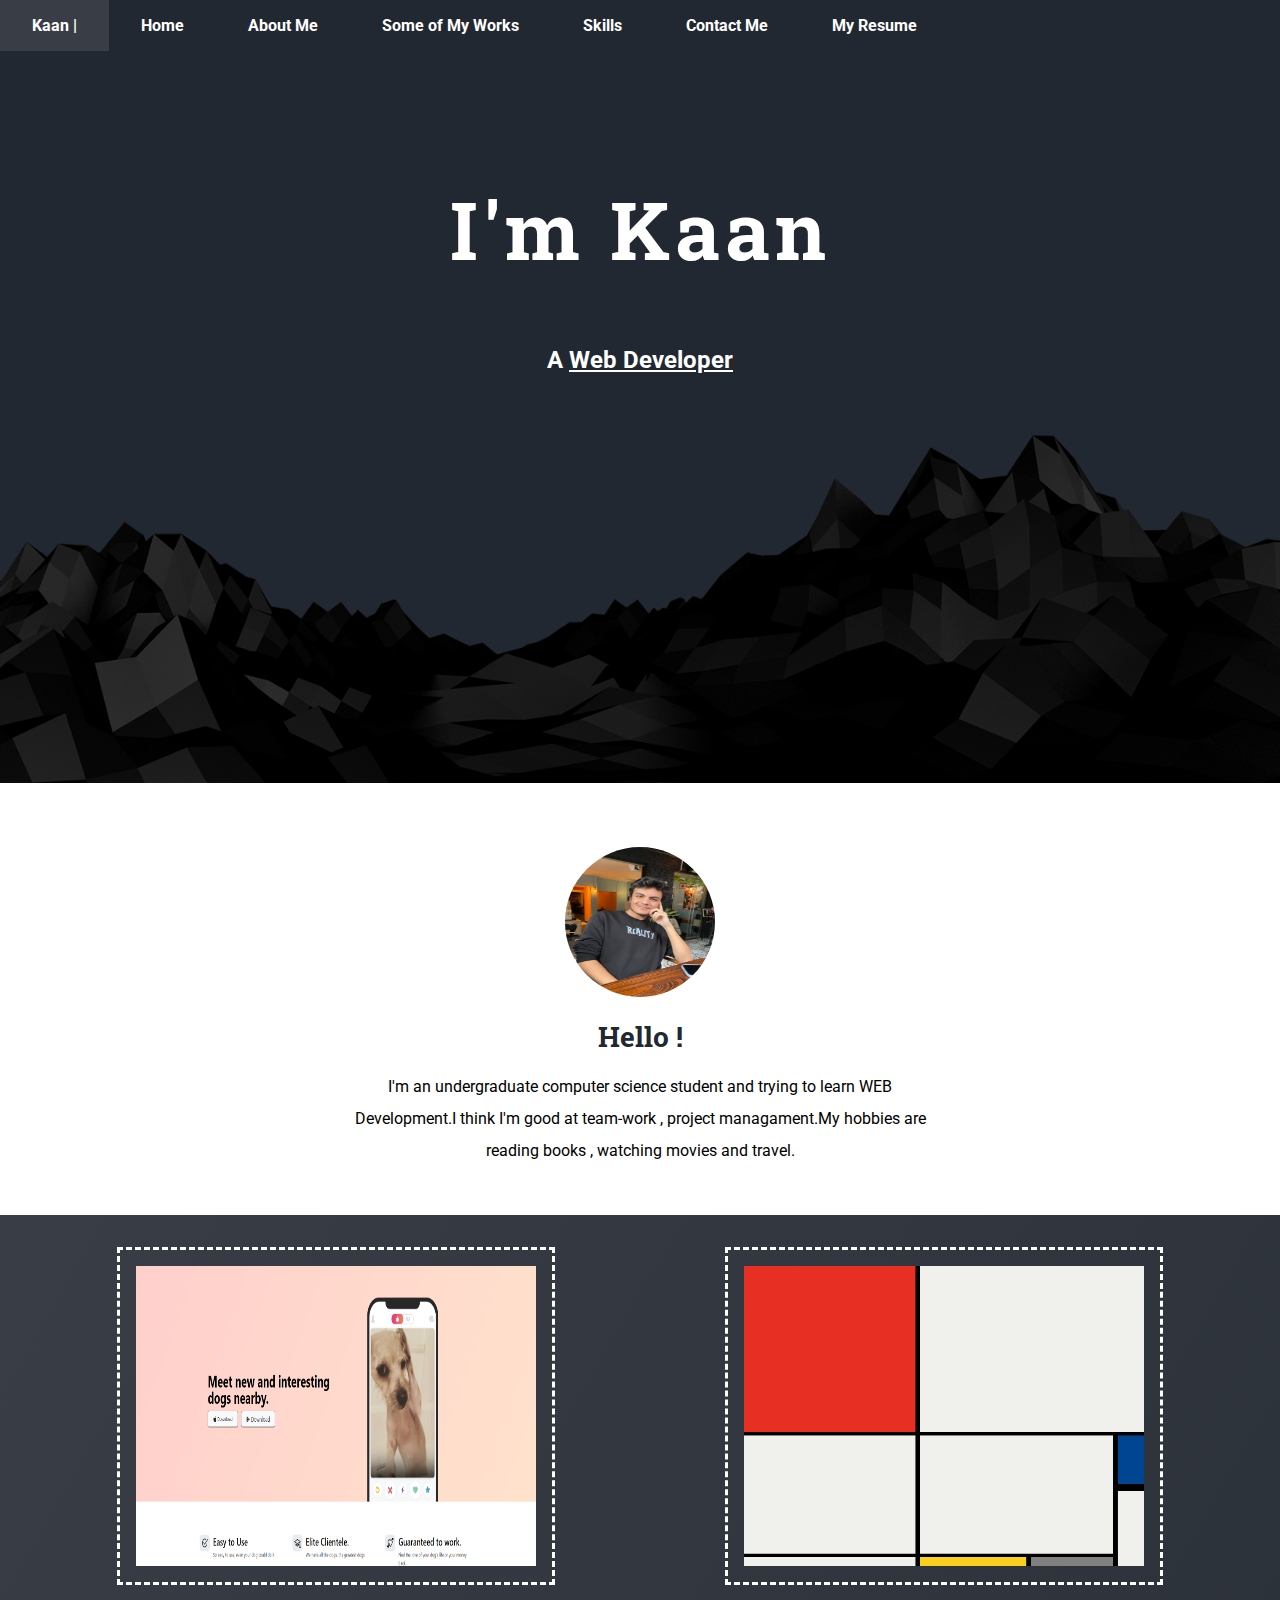
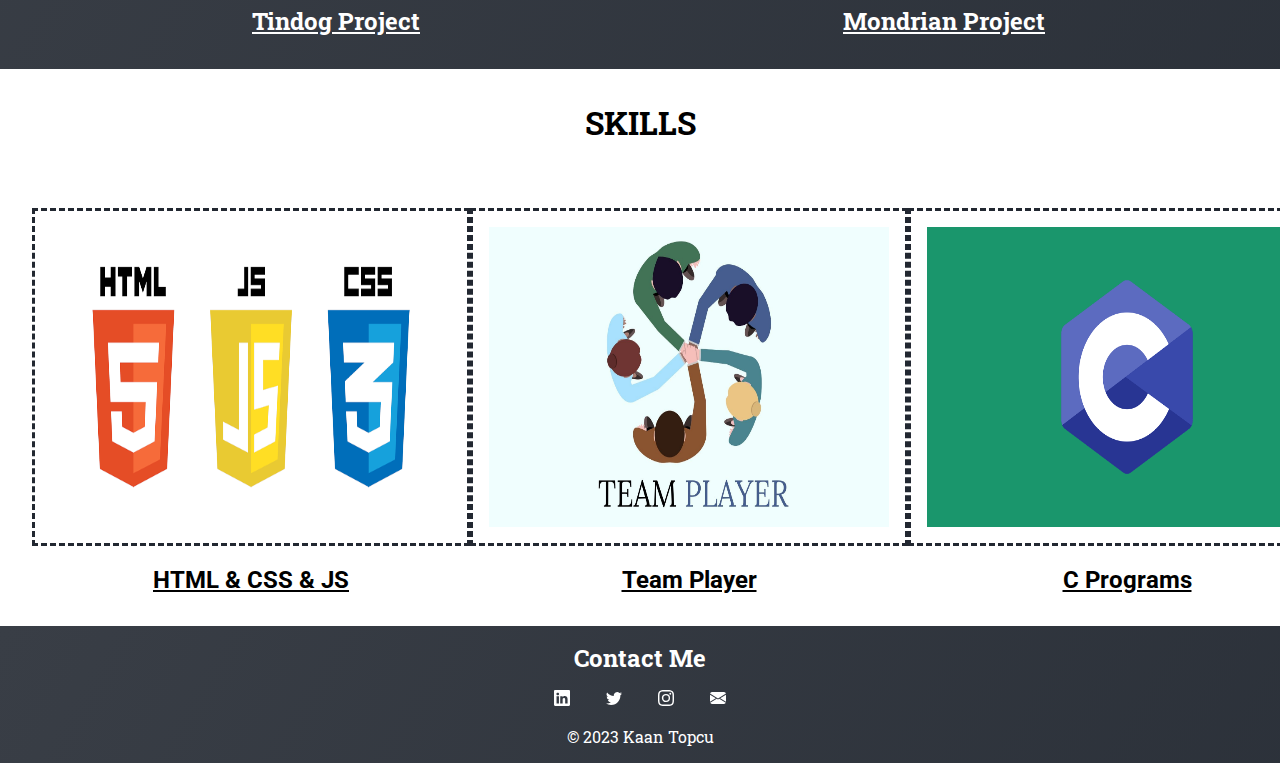
<file: index.html>
<!DOCTYPE html>
<html lang="en">
<head>
    <meta charset="UTF-8">
    <meta name="viewport" content="width=device-width, initial-scale=1.0">
    <title>I'm Kaan | Web Developer</title>

    <link rel="stylesheet" href="./style.css"/>

    <link rel="preconnect" href="https://fonts.googleapis.com">
    <link rel="preconnect" href="https://fonts.gstatic.com" crossorigin>
    <link href="https://fonts.googleapis.com/css2?family=Roboto&family=Roboto+Slab&display=swap" rel="stylesheet">
</head>
<body>
    <nav>
        <div class="container">
            <ul class="navbar-list">
                <li><a href="./index.html">Kaan |</a></li>
                <li><a href="#home">Home</a></li>
                <li><a href="#about">About Me</a></li>
                <li><a href="#works">Some of My Works</a></li>
                <li><a href="#skills">Skills</a></li>
                <li><a href="#contact">Contact Me</a></li>
                <li><a href="./my first portfolio/index.html">My Resume</a></li>
            </ul>
        </div>
    </nav>

    <section id="home">
        <div class="container">
            <h1>I'm Kaan</h1>
            <h2>A <span>Web Developer</span></h2>
            <div class="bottom-container">
                <img class="bottom-img" src="./images/mountain-png-23.png" alt="black mountain silhouette" width="100%"/>
            </div>
        </div>
    </section>

    <section id="about">
        <div class="container">
            <img class="about-img" src="./images/kaanTopcu.jpg" alt="picture of Kaan Topcu" width="150px" height="150px"/>
            <h2>Hello ! </h2>
            <p>I'm an undergraduate computer science student and trying to learn WEB Development.I think I'm good at team-work , project managament.My hobbies are reading books , watching movies and travel.</p>
        </div>
    </section>

    <section id="works">
        <div class="container">
            <div class="tindog">
                <a href="./tinDogProject/index.html"><img src="./images/tindogproject.png" alt="picture of tindog project" height="300" width="400"/></a>
                <h3>Tindog Project</h3>
            </div>
            <div class="flag">
                <a href="./flagProject/index.html"><img src="./images/flagproject.png" alt="picture of flag project" height="300" width="400"/></a>
                <h3>Mondrian Project</h3>
            </div>
        </div>
    </section>

    <section id="skills">
        <h2>SKILLS</h2>
        <div class="container">
            <div class="html-css-js">
                <img src="./images/html_css_js.png" alt="picture of html-css-js" height="300" width="400"/>
                <h3>HTML & CSS & JS</h3>
            </div>

            <div class="team-player">
                <img src="./images/teamplayer.jpg" alt="picture of team player" height="300" width="400"/>
                <h3>Team Player</h3>
            </div>

            <div class="c-pro">
                <img src="./images/c-programming.png" alt="picture of c-programming language" height="300" width="400"/>
                <h3>C Programs</h3>
            </div>

        </div>
    </section>

    <section id="contact">
        <div class="container">
            <h2>Contact Me</h2>

            <a href="https://www.linkedin.com/in/kaan-topcu-696401279/">
            <svg xmlns="http://www.w3.org/2000/svg" width="16" height="16" fill="currentColor" class="bi bi-linkedin" viewBox="0 0 16 16">
            <path d="M0 1.146C0 .513.526 0 1.175 0h13.65C15.474 0 16 .513 16 1.146v13.708c0 .633-.526 1.146-1.175 1.146H1.175C.526 16 0 15.487 0 14.854V1.146zm4.943 12.248V6.169H2.542v7.225h2.401zm-1.2-8.212c.837 0 1.358-.554 1.358-1.248-.015-.709-.52-1.248-1.342-1.248-.822 0-1.359.54-1.359 1.248 0 .694.521 1.248 1.327 1.248h.016zm4.908 8.212V9.359c0-.216.016-.432.08-.586.173-.431.568-.878 1.232-.878.869 0 1.216.662 1.216 1.634v3.865h2.401V9.25c0-2.22-1.184-3.252-2.764-3.252-1.274 0-1.845.7-2.165 1.193v.025h-.016a5.54 5.54 0 0 1 .016-.025V6.169h-2.4c.03.678 0 7.225 0 7.225h2.4z"/>
            </svg>
            </a>
            
            <a href="https://twitter.com/kaantpcc">
            <svg xmlns="http://www.w3.org/2000/svg" width="16" height="16" fill="currentColor" class="bi bi-twitter" viewBox="0 0 16 16">
            <path d="M5.026 15c6.038 0 9.341-5.003 9.341-9.334 0-.14 0-.282-.006-.422A6.685 6.685 0 0 0 16 3.542a6.658 6.658 0 0 1-1.889.518 3.301 3.301 0 0 0 1.447-1.817 6.533 6.533 0 0 1-2.087.793A3.286 3.286 0 0 0 7.875 6.03a9.325 9.325 0 0 1-6.767-3.429 3.289 3.289 0 0 0 1.018 4.382A3.323 3.323 0 0 1 .64 6.575v.045a3.288 3.288 0 0 0 2.632 3.218 3.203 3.203 0 0 1-.865.115 3.23 3.23 0 0 1-.614-.057 3.283 3.283 0 0 0 3.067 2.277A6.588 6.588 0 0 1 .78 13.58a6.32 6.32 0 0 1-.78-.045A9.344 9.344 0 0 0 5.026 15z"/>
            </svg>
            </a>
                

            <a href="https://www.instagram.com/kaanntpc/">
            <svg xmlns="http://www.w3.org/2000/svg" width="16" height="16" fill="currentColor" class="bi bi-instagram" viewBox="0 0 16 16">
            <path d="M8 0C5.829 0 5.556.01 4.703.048 3.85.088 3.269.222 2.76.42a3.917 3.917 0 0 0-1.417.923A3.927 3.927 0 0 0 .42 2.76C.222 3.268.087 3.85.048 4.7.01 5.555 0 5.827 0 8.001c0 2.172.01 2.444.048 3.297.04.852.174 1.433.372 1.942.205.526.478.972.923 1.417.444.445.89.719 1.416.923.51.198 1.09.333 1.942.372C5.555 15.99 5.827 16 8 16s2.444-.01 3.298-.048c.851-.04 1.434-.174 1.943-.372a3.916 3.916 0 0 0 1.416-.923c.445-.445.718-.891.923-1.417.197-.509.332-1.09.372-1.942C15.99 10.445 16 10.173 16 8s-.01-2.445-.048-3.299c-.04-.851-.175-1.433-.372-1.941a3.926 3.926 0 0 0-.923-1.417A3.911 3.911 0 0 0 13.24.42c-.51-.198-1.092-.333-1.943-.372C10.443.01 10.172 0 7.998 0h.003zm-.717 1.442h.718c2.136 0 2.389.007 3.232.046.78.035 1.204.166 1.486.275.373.145.64.319.92.599.28.28.453.546.598.92.11.281.24.705.275 1.485.039.843.047 1.096.047 3.231s-.008 2.389-.047 3.232c-.035.78-.166 1.203-.275 1.485a2.47 2.47 0 0 1-.599.919c-.28.28-.546.453-.92.598-.28.11-.704.24-1.485.276-.843.038-1.096.047-3.232.047s-2.39-.009-3.233-.047c-.78-.036-1.203-.166-1.485-.276a2.478 2.478 0 0 1-.92-.598 2.48 2.48 0 0 1-.6-.92c-.109-.281-.24-.705-.275-1.485-.038-.843-.046-1.096-.046-3.233 0-2.136.008-2.388.046-3.231.036-.78.166-1.204.276-1.486.145-.373.319-.64.599-.92.28-.28.546-.453.92-.598.282-.11.705-.24 1.485-.276.738-.034 1.024-.044 2.515-.045v.002zm4.988 1.328a.96.96 0 1 0 0 1.92.96.96 0 0 0 0-1.92zm-4.27 1.122a4.109 4.109 0 1 0 0 8.217 4.109 4.109 0 0 0 0-8.217zm0 1.441a2.667 2.667 0 1 1 0 5.334 2.667 2.667 0 0 1 0-5.334z"/>
            </svg>
            </a>

            <a href="mailto:ktopcu106@gmail.com">
            <svg xmlns="http://www.w3.org/2000/svg" width="16" height="16" fill="currentColor" class="bi bi-envelope-fill" viewBox="0 0 16 16">
            <path d="M.05 3.555A2 2 0 0 1 2 2h12a2 2 0 0 1 1.95 1.555L8 8.414.05 3.555ZM0 4.697v7.104l5.803-3.558L0 4.697ZM6.761 8.83l-6.57 4.027A2 2 0 0 0 2 14h12a2 2 0 0 0 1.808-1.144l-6.57-4.027L8 9.586l-1.239-.757Zm3.436-.586L16 11.801V4.697l-5.803 3.546Z"/>
            </svg>
            </a>
            <footer>© 2023 Kaan Topcu</footer>

        </div>
    </section>
    
</body>
</html>
</file>
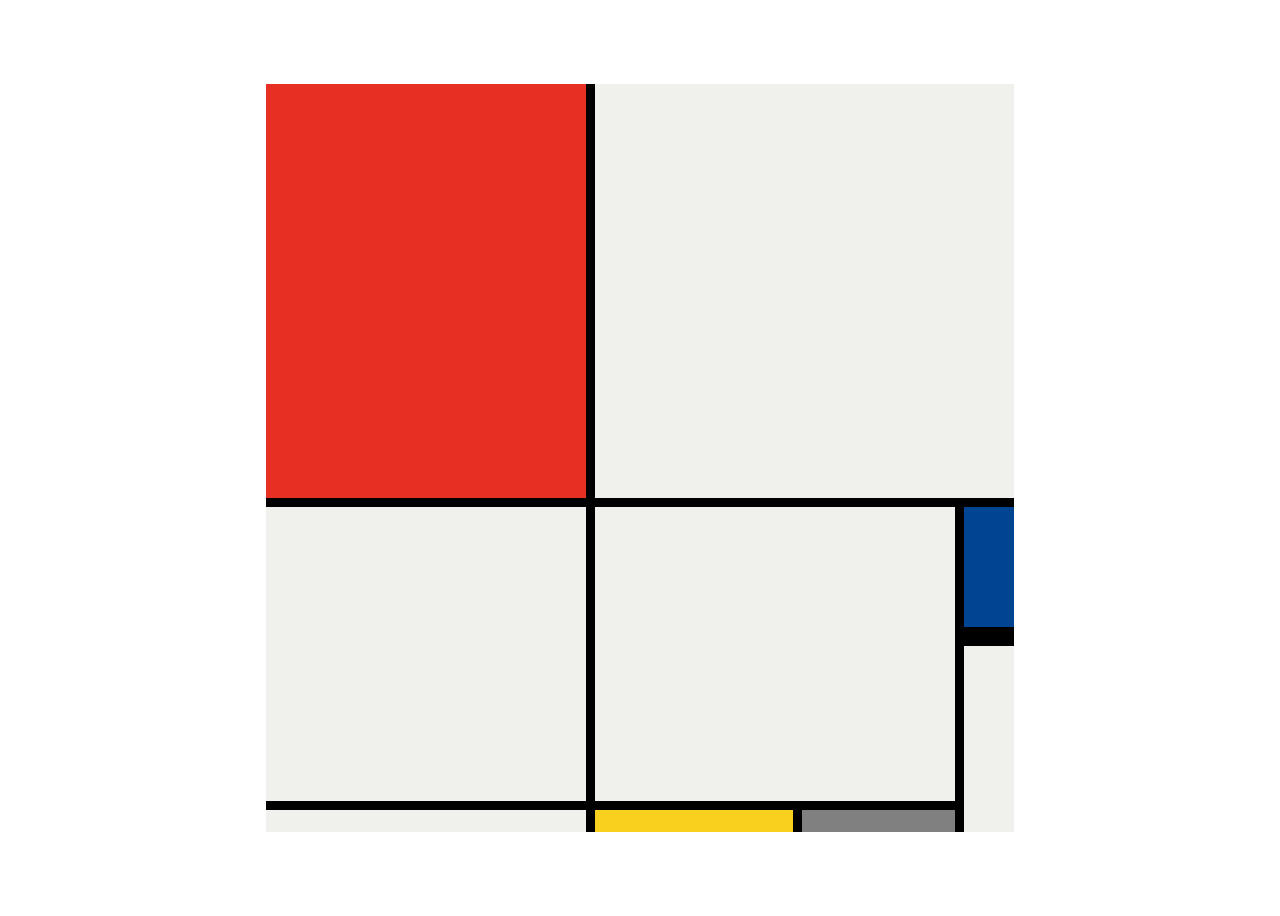
<file: flagProject/index.html>
<!DOCTYPE html>
<html lang="en">

<head>
  <meta charset="UTF-8">
  <meta name="viewport" content="width=device-width, initial-scale=1.0">
  <title>Mondrian Project</title>
  <style>

    body{
      display: flex;
      justify-content: center;
      align-items: center;
      height: 100vh;
    }

    .grid-container{
      height: 748px;
      width: 748px;
      display: grid;
      background-color: #000;
      grid-template-columns: 320px 198px 153px 50px;
      grid-template-rows: 414px 130px 155px 22px;
      gap: 9px;
    }

    .item{
      background-color: #F0F1EC;
    }

    .red{
      background-color: #E72F24;
    }

    .white1{
      grid-area:1/2/2/-1
    }

    .white2{
      grid-area:2/1/-2/2;
    }

    .white3{
      grid-area: 2/2/-2/-2;
    }

    .blue{
      background-color: #004592;
      border-bottom: 10px solid #000;
    }

    .white4{
      grid-area:3/-2/-1/-1;
    }

    .yellow{
      background-color:  #F9D01E;
      grid-area:-2/2/-1/3;
    }

    .gray{
      background-color: gray;
    }



    /* 
    Write your CSS here 
    Gap Colour: #000
    White: #F0F1EC
    Red: #E72F24
    Black: #232629
    Blue: #004592
    Yellow: #F9D01E

    For dimensions, see dimensions.png image.
    HINT: Remember you can't change the properties of grid lines.
    But grid lines are transparent!
    */
  </style>
</head>

<body>
  <div class="grid-container">
    <div class="item red"></div>
    <div class="item white1"></div>
    <div class="item white2"></div>
    <div class="item white3"></div>
    <div class="item blue"></div>
    <div class="item white4"></div>
    <div class="item "></div>
    <div class="item yellow"></div>
    <div class="item gray"></div>
  </div>
</body>

</html>
</file>
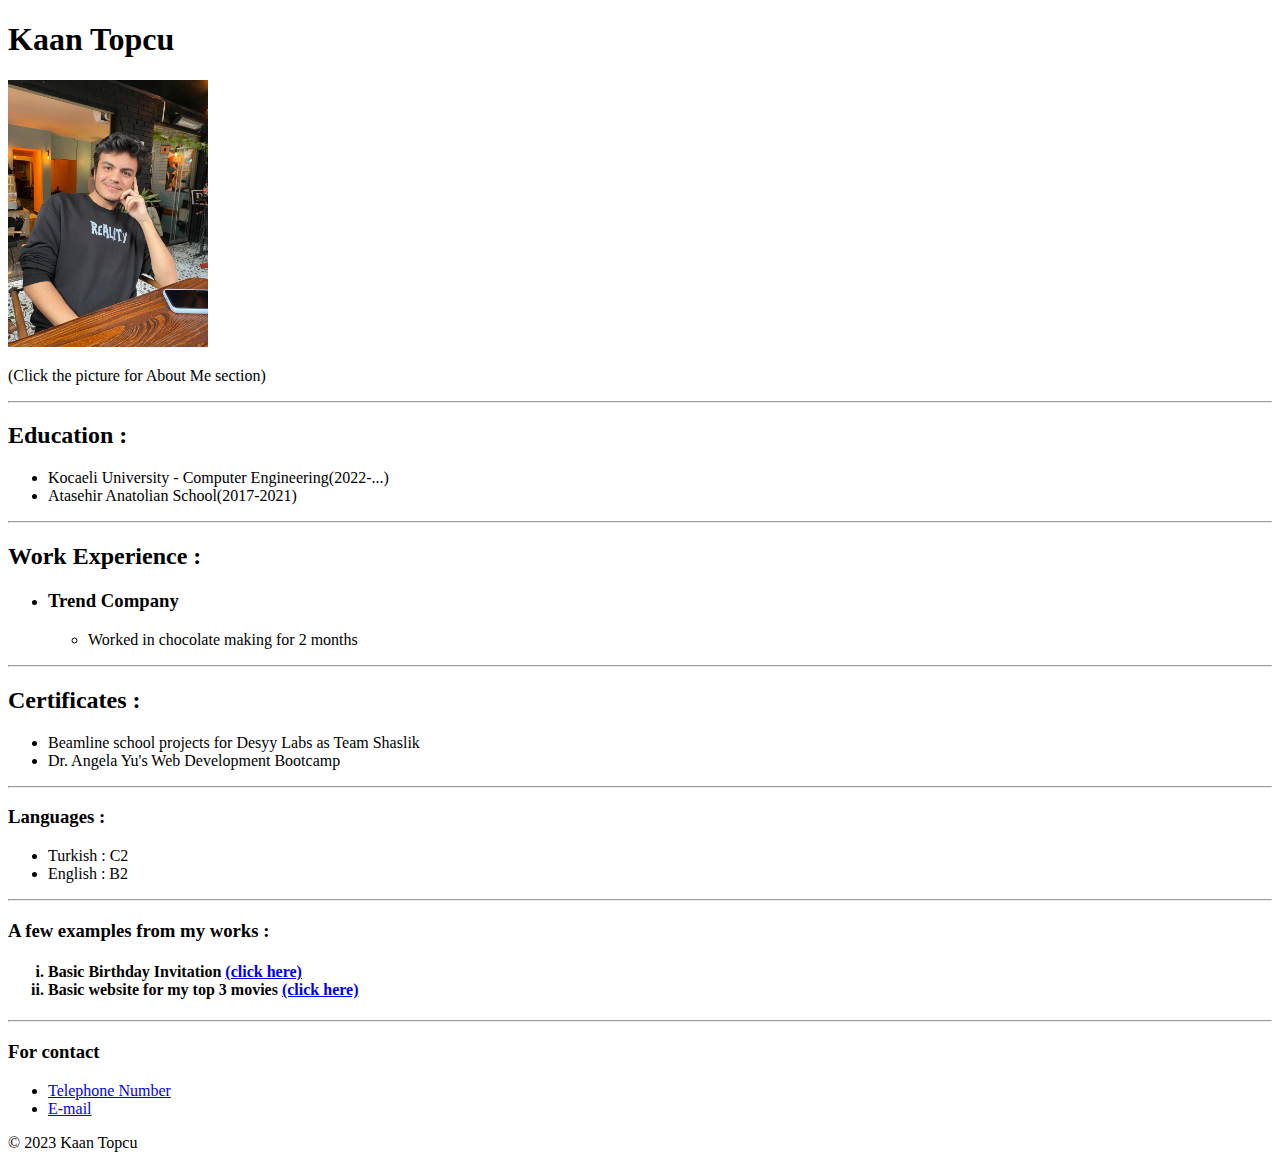
<file: my first portfolio/index.html>
<!DOCTYPE html>
<html lang="en">
<head>
    <meta charset="UTF-8">
    <meta name="viewport" content="width=device-width, initial-scale=1.0">
    <title>My Resume</title>
</head>
<body>
    <h1>Kaan Topcu</h1>
    <a href="./assets/about.html">
        <img src="./images/fotograf.jpg" width="200" alt="a picture of Kaan Topcu"/>
    </a>
    <p>(Click the picture for About Me section)</p>

    <hr /> 
    <h2>Education : </h2>
    <ul>
       <li>Kocaeli University - Computer Engineering(2022-...)</li>
       <li>Atasehir Anatolian School(2017-2021)</li>
    </ul>

    <hr />
    <h2>Work Experience : </h2>
    <ul>
        <li>
            <h3>Trend Company</h3>
                <ul>
                    <li>Worked in chocolate making for 2 months</li>
                </ul>
        </li>
    </ul>

    <hr />
    <h2>Certificates :</h2>
    <ul>
        <li>Beamline school projects for Desyy Labs as Team Shaslik</li>
        <li>Dr. Angela Yu's Web Development Bootcamp</li>
    </ul>

    <hr />
    <h3>Languages : </h3>
    <ul>
        <li>Turkish : C2 </li>
        <li>English : B2 </li>
    </ul>

    <hr />
    <h3>A few examples from my works : </h3>
    <ol type="i">
        <h4>
            <li>Basic Birthday Invitation 
                <a href="./assets/birthday invite/birthday.html">(click here)</a>
            </li>

            <li>Basic website for my top 3 movies 
                <a href="./assets/my favourite movies/movies.html">(click here)</a>
            </li>
        </h4>
    </ol>

    <hr>

    <h3>For contact</h3>
    <ul>
        <li>
            <a href="tel:+90-539-224-6618">Telephone Number</a>
        </li>
        <li>
            <a href="mailto:ktopcu106@gmail.com">E-mail</a>
        </li>
    </ul>
    <footer>
        <p>© 2023 Kaan Topcu</p>
    </footer>
</body>
</html>
</file>
<file: style.css>
*{
    margin: 0;
    padding: 0;
}

.navbar-list{
    list-style-type: none;
    margin: 0;
    padding: 0;
    overflow: hidden;
    background-color: #222831;
    position: fixed;
    width: 100%;
    z-index: 1;
}

.navbar-list > li{
    float: left;
}

.navbar-list > li a{
    display: block;
    color: white;
    text-align: center;
    padding: 1rem 2rem;
    font-family: 'Roboto', sans-serif;
    font-size: 1rem;
    font-weight: bold;
    text-decoration: none;
}

li a:hover{
    background-color: #393E46;
    color: white;
}

#home > .container{
    margin: 0;
    padding: 0;
    background-color:#222831;
    text-align: center;
}

h1{
    padding: 11rem 5rem 3rem 5rem;
    color: white;
    font-family: 'Roboto Slab', serif;
    font-size: 5rem;
    letter-spacing: 5px;
}

#home > .container > h2{
    padding: 1rem 5rem 1rem 5rem;
    color: white;
    font-family: 'Roboto', sans-serif;
}

span{
    text-decoration:underline;
}

.bottom-container{
    position: relative;
    padding: 0;
    margin: 0;
    overflow: hidden;
}

.bottom-img{
    position: relative;
    padding: 0;
    margin: 0;
    display: block;
}

#about > .container{
    text-align: center;
    padding: 3rem;
}

.about-img{
    border-radius: 100%;
    padding: 1rem;
}

#about > .container > h2{
    font-size: 1.77rem;
    font-family: 'Roboto Slab', serif;
    color: #222831;
    padding-bottom: 1rem;
}

#about > .container > p{
    font-family: 'Roboto', sans-serif;
    line-height: 2;
    width: 50%;
    margin: auto;
}

#works > .container{
    display: flex;
    flex-direction: row;
    justify-content: space-around;
    padding: 2rem;
    background: linear-gradient(300deg, #222831 , #393E46);
    background-size: 180% 180%;
    animation: gradient-animation 18s ease infinite;
}

.tindog > a > img{
    padding:1rem;
    border: dashed white;
}

.tindog > h3{
    text-align: center;
    color: white;
    font-family: 'Roboto Slab', serif;
    text-decoration: underline;
    font-size: 1.5rem;
    padding-top: 1rem;
}

.flag > a > img{
    padding: 1rem;
    border: dashed white;
}

.flag > h3{
    text-align: center;
    color: white;
    font-family: 'Roboto Slab', serif;
    text-decoration: underline;
    font-size: 1.5rem;
    padding-top: 1rem;
}

#skills h2{
    text-align: center;
    padding: 2rem;
    font-family: 'Roboto Slab', serif;
    font-size: 2rem;
}

#skills > .container{
    display: flex;
    flex-direction: row;
    justify-content: space-around;
    padding: 2rem;
}

#skills > .container img{
    padding: 1rem;
    border: dashed #222831;
}

#skills > .container h3{
    text-align: center;
    font-family: 'Roboto', sans-serif;
    text-decoration: underline;
    font-size: 1.5rem;
    padding-top: 1rem;
}

#contact > .container{
    background: linear-gradient(300deg, #222831 , #393E46);
    background-size: 180% 180%;
    animation: gradient-animation 18s ease infinite;
    padding: 1rem;
    color: white;
    text-align: center;
    font-family: 'Roboto Slab', serif;
    font-size: 1rem;
}

#contact > .container > a{
    color: white;
    text-decoration: none;
}

svg{
    padding: 1rem;
}

@media(max-width:1200px)
{

    #about > .container > p{
        width: 100%;
    }

    #works > .container{
        display: flex;
        flex-direction: column;
        align-items: center;
    }

    .tindog > h3{
        padding-bottom: 1rem;
    }

    #skills > .container{
        display: flex;
        flex-direction: column;
    }

    .html-css-js,.team-player,.c-pro > h3{
        padding-bottom: 1rem;
    }


}
</file>
